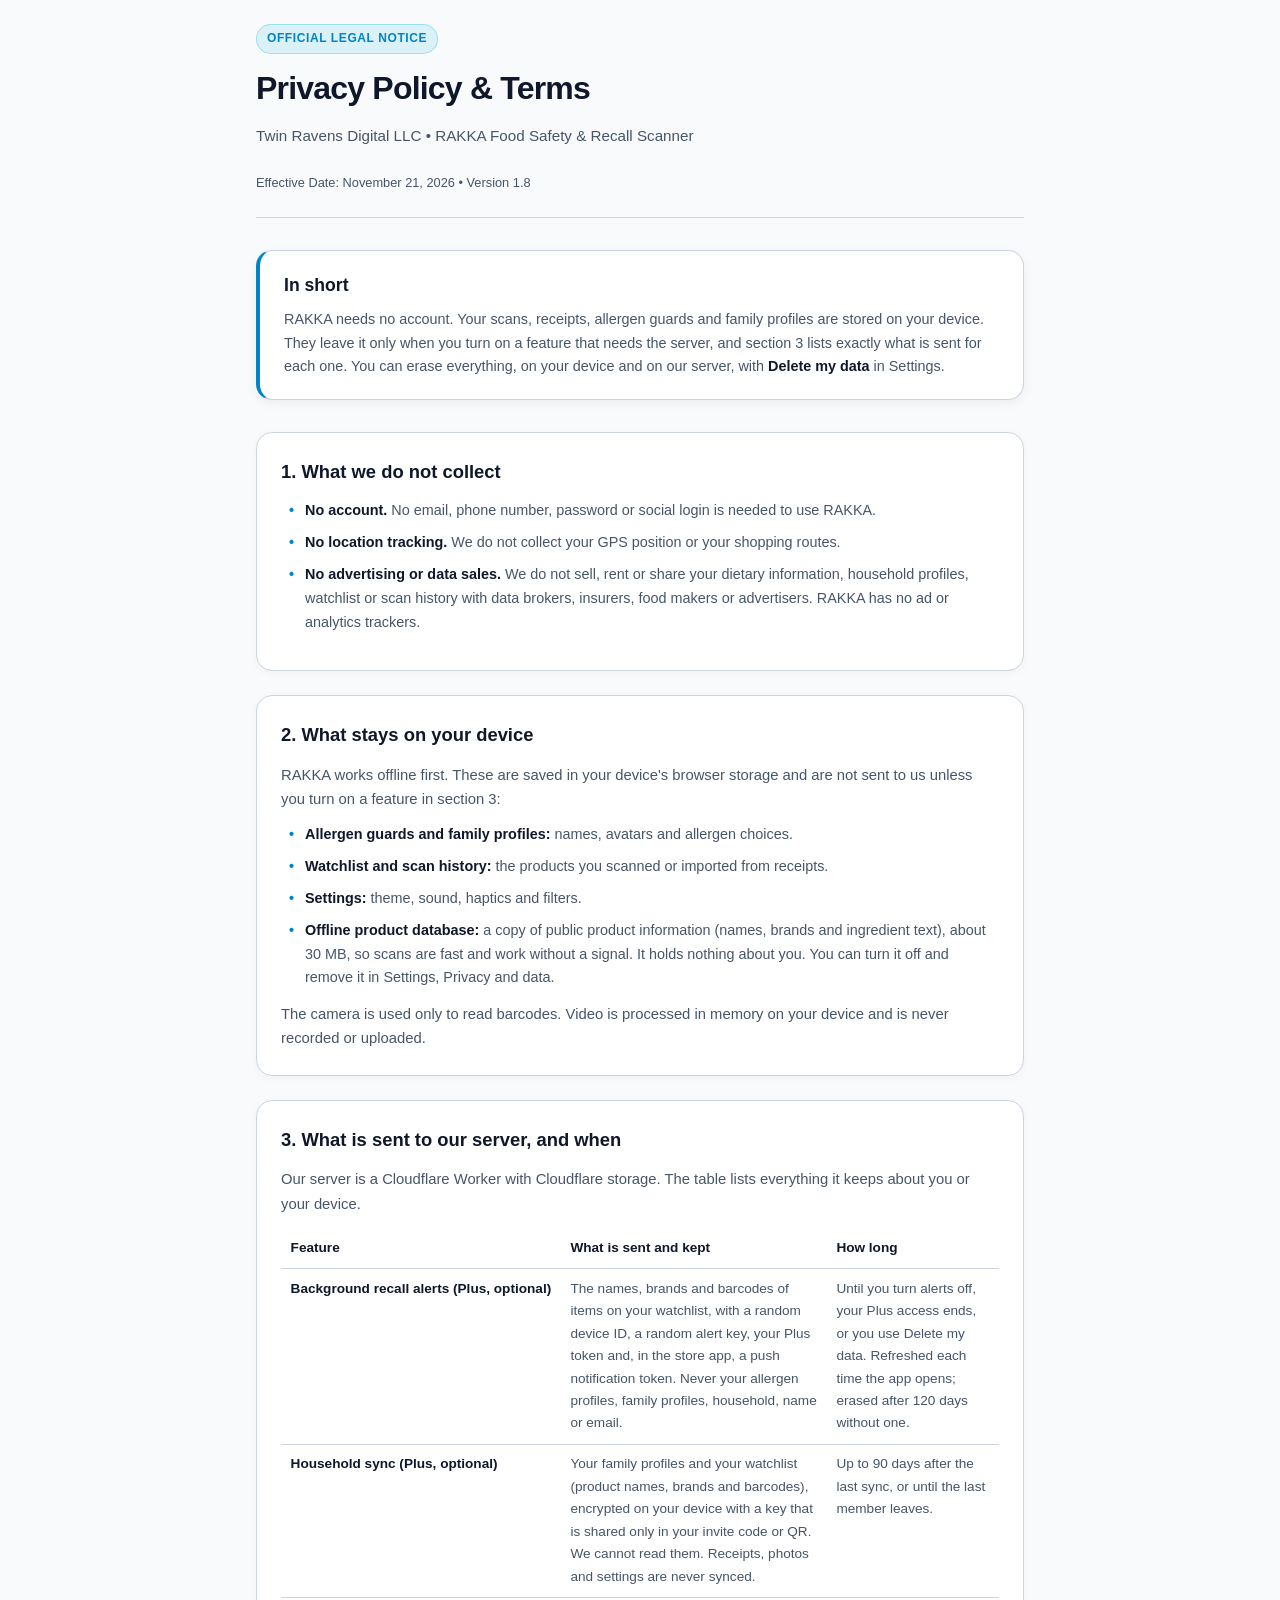
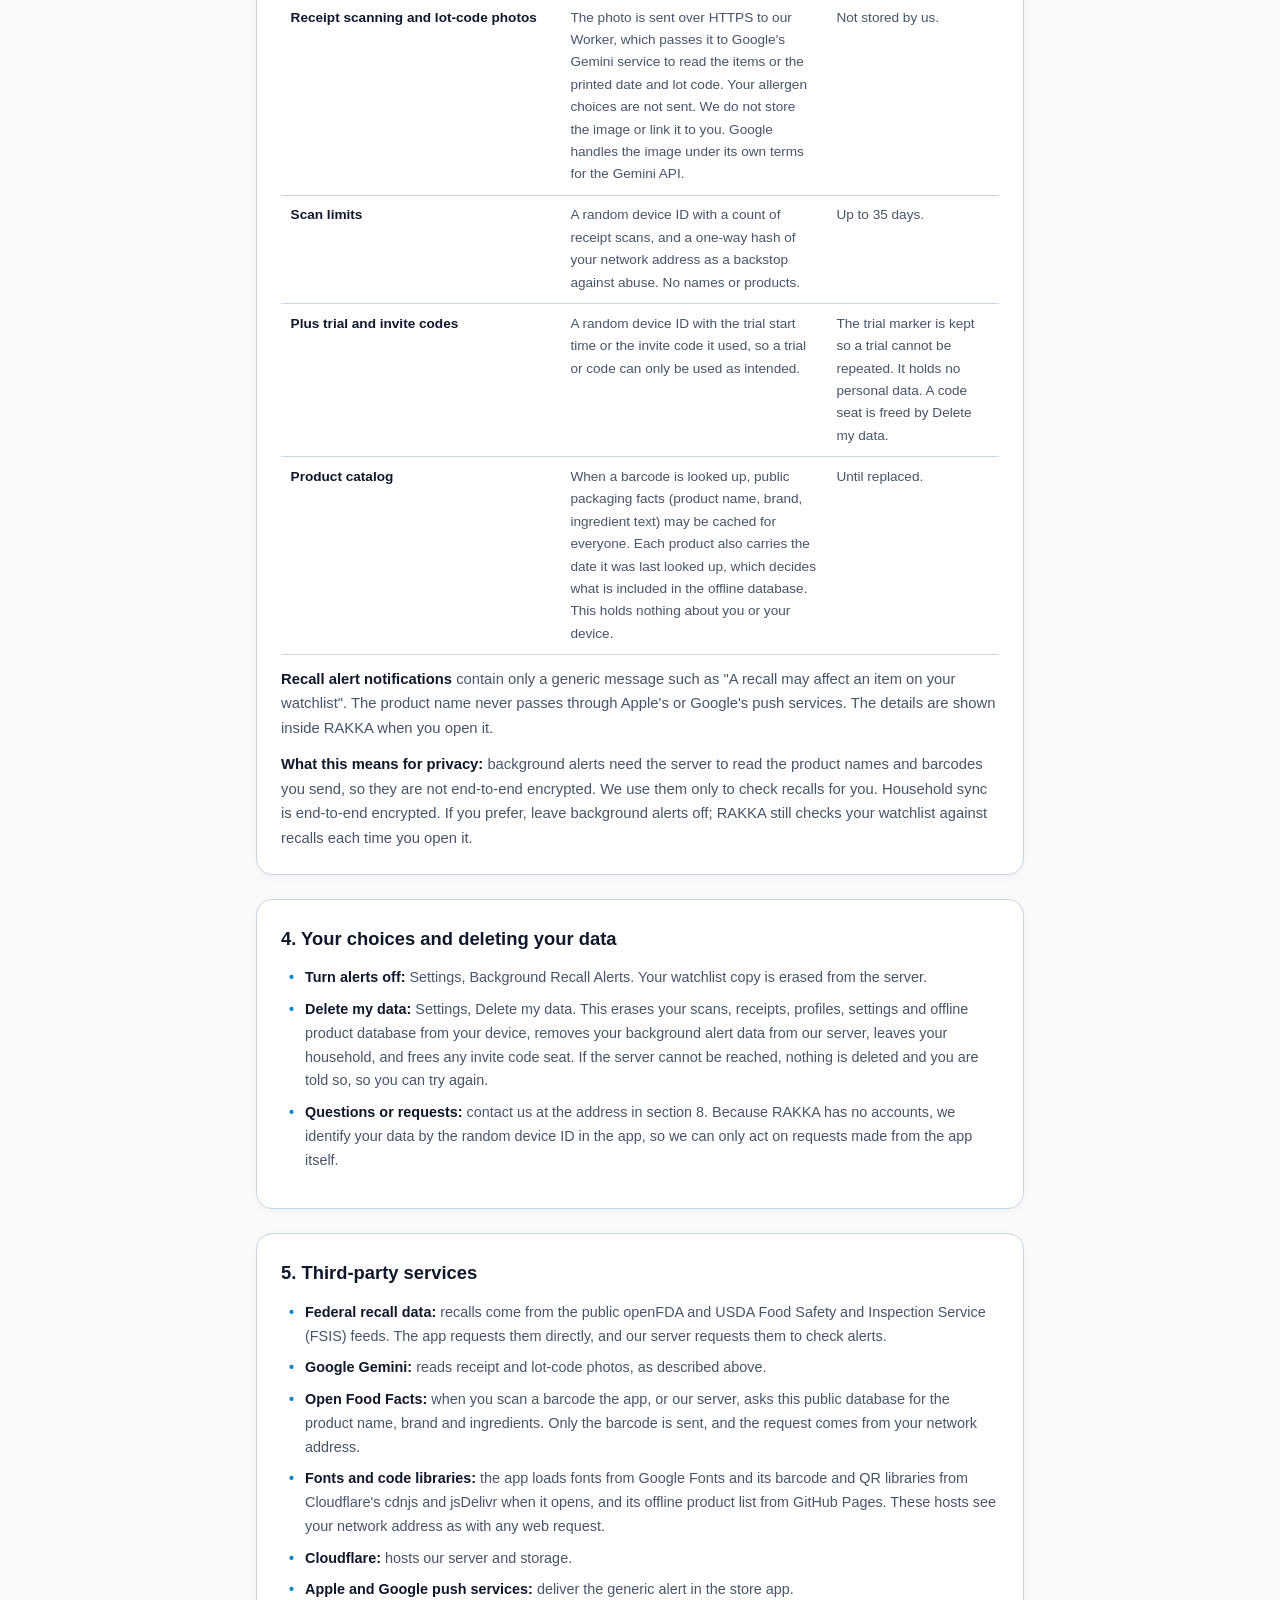
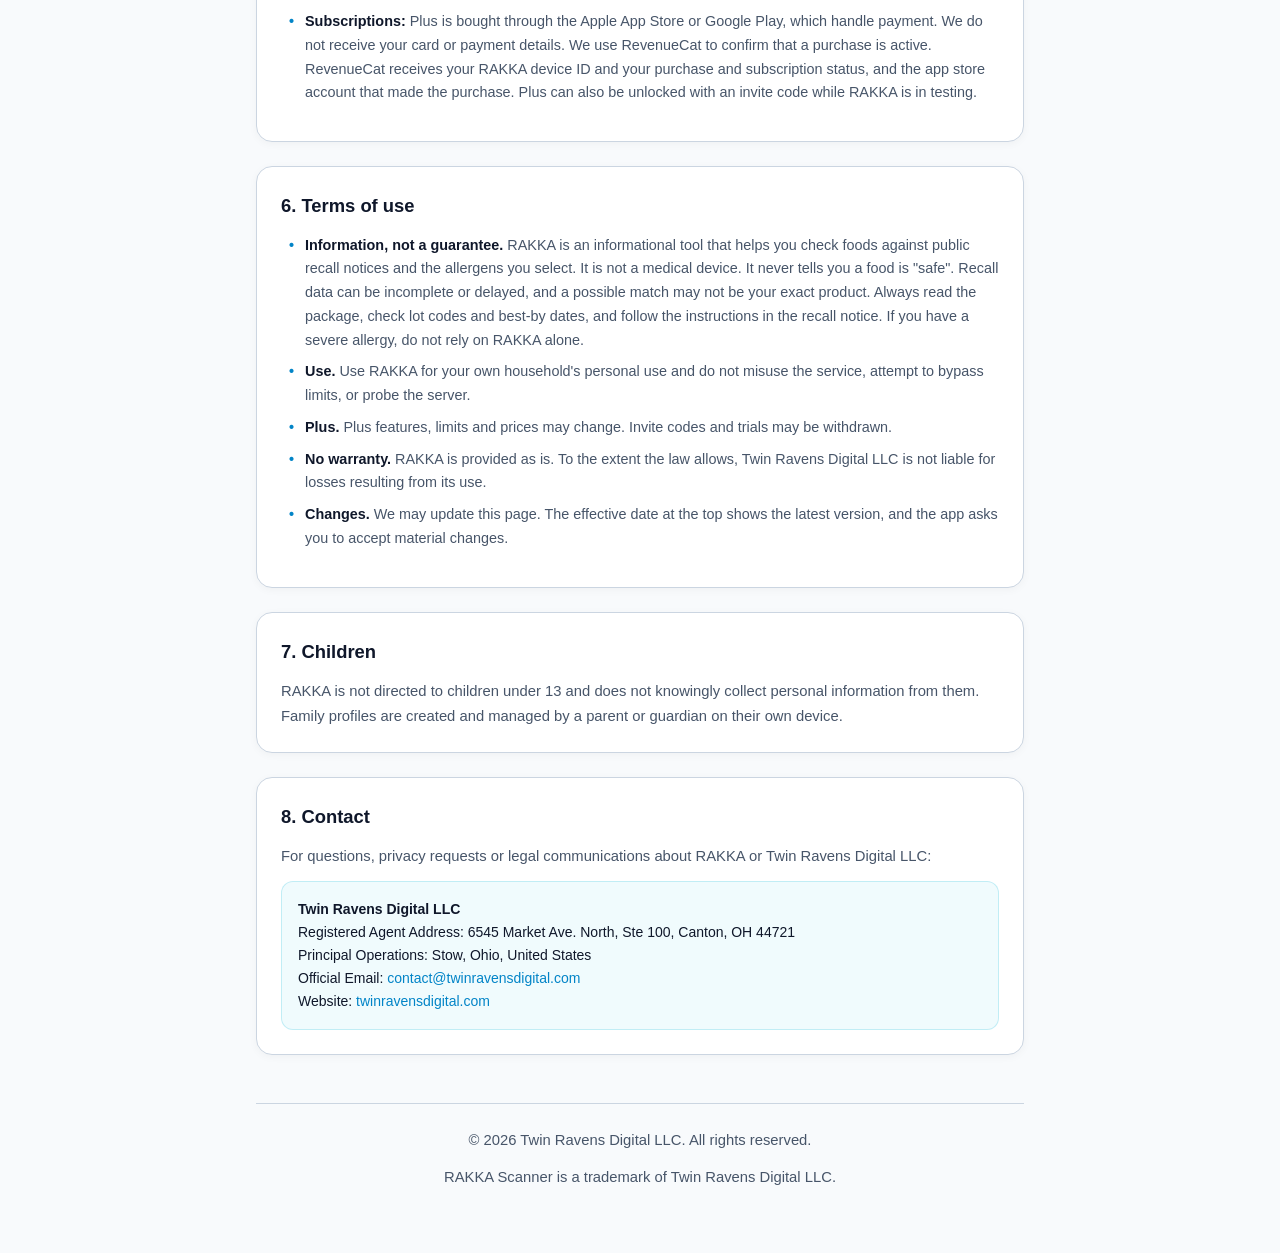
<file: privacy.html>
<!DOCTYPE html>
<html lang="en">
<head>
  <meta charset="UTF-8">
  <meta name="viewport" content="width=device-width, initial-scale=1.0">
  <title>Privacy Policy | Twin Ravens Digital LLC</title>
  <meta name="description" content="Privacy Policy and Terms for RAKKA Food Safety &amp; Recall Scanner by Twin Ravens Digital LLC. No accounts. Your data stays on your device unless you turn on an optional feature, and you can delete it all in the app.">
  <link rel="icon" type="image/png" href="/favicon.png">
  <style>
    :root {
      --bg: #020617;
      --card-bg: #0f172a;
      --border: #1e293b;
      --text: #f8fafc;
      --text-muted: #94a3b8;
      --accent: #06b6d4;
      --accent-grad: linear-gradient(135deg, #0891b2, #14b8a6);
      --gold: #f59e0b;
    }
    @media (prefers-color-scheme: light) {
      :root {
        --bg: #f8fafc;
        --card-bg: #ffffff;
        --border: #cbd5e1;
        --text: #0f172a;
        --text-muted: #475569;
        --accent: #0284c7;
        --accent-grad: linear-gradient(135deg, #0284c7, #0d9488);
        --gold: #d97706;
      }
    }
    * { box-sizing: border-box; margin: 0; padding: 0; }
    body {
      font-family: -apple-system, BlinkMacSystemFont, 'Segoe UI', Roboto, Helvetica, Arial, sans-serif;
      background: var(--bg);
      color: var(--text);
      line-height: 1.65;
      padding: 1.5rem 1rem 4rem;
    }
    .container {
      max-width: 768px;
      margin: 0 auto;
    }
    header {
      border-bottom: 1px solid var(--border);
      padding-bottom: 1.5rem;
      margin-bottom: 2rem;
      display: flex;
      flex-direction: column;
      gap: 0.5rem;
    }
    .badge {
      display: inline-flex;
      align-items: center;
      gap: 0.375rem;
      font-size: 0.75rem;
      font-weight: 700;
      text-transform: uppercase;
      letter-spacing: 0.05em;
      padding: 0.25rem 0.625rem;
      border-radius: 9999px;
      background: rgba(6, 182, 212, 0.12);
      color: var(--accent);
      border: 1px solid rgba(6, 182, 212, 0.3);
      width: fit-content;
    }
    h1 {
      font-size: 2rem;
      font-weight: 800;
      letter-spacing: -0.025em;
      color: var(--text);
    }
    .subtitle {
      font-size: 0.95rem;
      color: var(--text-muted);
    }
    .policy-meta {
      font-size: 0.8rem;
      color: var(--text-muted);
      margin-top: 0.25rem;
    }
    .summary-card {
      background: var(--card-bg);
      border: 1px solid var(--border);
      border-left: 4px solid var(--accent);
      border-radius: 1rem;
      padding: 1.25rem 1.5rem;
      margin-bottom: 2rem;
      box-shadow: 0 4px 12px rgba(0, 0, 0, 0.05);
    }
    .summary-card h2 {
      font-size: 1.1rem;
      font-weight: 700;
      margin-bottom: 0.5rem;
      color: var(--text);
    }
    .summary-card p {
      font-size: 0.9rem;
      color: var(--text-muted);
    }
    section {
      background: var(--card-bg);
      border: 1px solid var(--border);
      border-radius: 1rem;
      padding: 1.5rem;
      margin-bottom: 1.5rem;
      box-shadow: 0 2px 8px rgba(0, 0, 0, 0.04);
    }
    h2 {
      font-size: 1.15rem;
      font-weight: 700;
      color: var(--text);
      margin-bottom: 0.75rem;
      display: flex;
      align-items: center;
      gap: 0.5rem;
    }
    p {
      font-size: 0.925rem;
      color: var(--text-muted);
      margin-bottom: 0.75rem;
    }
    p:last-child { margin-bottom: 0; }
    strong { color: var(--text); }
    ul {
      list-style-type: none;
      padding-left: 0;
      margin: 0.75rem 0;
    }
    li {
      position: relative;
      padding-left: 1.5rem;
      font-size: 0.9rem;
      color: var(--text-muted);
      margin-bottom: 0.5rem;
    }
    li::before {
      content: "•";
      position: absolute;
      left: 0.5rem;
      color: var(--accent);
      font-weight: bold;
    }
    .contact-box {
      background: rgba(6, 182, 212, 0.06);
      border: 1px solid rgba(6, 182, 212, 0.2);
      border-radius: 0.75rem;
      padding: 1rem;
      margin-top: 0.75rem;
      font-size: 0.875rem;
    }
    footer {
      text-align: center;
      font-size: 0.8rem;
      color: var(--text-muted);
      margin-top: 3rem;
      border-top: 1px solid var(--border);
      padding-top: 1.5rem;
    }
    a {
      color: var(--accent);
      text-decoration: none;
    }
    a:hover {
      text-decoration: underline;
    }
    table { width: 100%; border-collapse: collapse; margin: 0.75rem 0; font-size: 0.85rem; }
    th, td { text-align: left; vertical-align: top; padding: 0.55rem 0.6rem; border-bottom: 1px solid var(--border); color: var(--text-muted); }
    th { color: var(--text); font-weight: 700; }
    td:first-child { color: var(--text); font-weight: 600; white-space: nowrap; }
    @media (max-width: 560px) { td:first-child { white-space: normal; } table { font-size: 0.8rem; } }
  </style>
</head>
<body>
  <div class="container">
    <header>
      <div class="badge">Official Legal Notice</div>
      <h1>Privacy Policy & Terms</h1>
      <p class="subtitle">Twin Ravens Digital LLC • RAKKA Food Safety & Recall Scanner</p>
      <p class="policy-meta">Effective Date: November 21, 2026 • Version 1.8</p>
    </header>

    <div class="summary-card">
      <h2>In short</h2>
      <p>RAKKA needs no account. Your scans, receipts, allergen guards and family profiles are stored on your device. They leave it only when you turn on a feature that needs the server, and section 3 lists exactly what is sent for each one. You can erase everything, on your device and on our server, with <strong>Delete my data</strong> in Settings.</p>
    </div>

    <section>
      <h2>1. What we do not collect</h2>
      <ul>
        <li><strong>No account.</strong> No email, phone number, password or social login is needed to use RAKKA.</li>
        <li><strong>No location tracking.</strong> We do not collect your GPS position or your shopping routes.</li>
        <li><strong>No advertising or data sales.</strong> We do not sell, rent or share your dietary information, household profiles, watchlist or scan history with data brokers, insurers, food makers or advertisers. RAKKA has no ad or analytics trackers.</li>
      </ul>
    </section>

    <section>
      <h2>2. What stays on your device</h2>
      <p>RAKKA works offline first. These are saved in your device's browser storage and are not sent to us unless you turn on a feature in section 3:</p>
      <ul>
        <li><strong>Allergen guards and family profiles:</strong> names, avatars and allergen choices.</li>
        <li><strong>Watchlist and scan history:</strong> the products you scanned or imported from receipts.</li>
        <li><strong>Settings:</strong> theme, sound, haptics and filters.</li>
        <li><strong>Offline product database:</strong> a copy of public product information (names, brands and ingredient text), about 30 MB, so scans are fast and work without a signal. It holds nothing about you. You can turn it off and remove it in Settings, Privacy and data.</li>
      </ul>
      <p>The camera is used only to read barcodes. Video is processed in memory on your device and is never recorded or uploaded.</p>
    </section>

    <section>
      <h2>3. What is sent to our server, and when</h2>
      <p>Our server is a Cloudflare Worker with Cloudflare storage. The table lists everything it keeps about you or your device.</p>
      <table>
        <thead><tr><th>Feature</th><th>What is sent and kept</th><th>How long</th></tr></thead>
        <tbody>
          <tr><td>Background recall alerts (Plus, optional)</td><td>The names, brands and barcodes of items on your watchlist, with a random device ID, a random alert key, your Plus token and, in the store app, a push notification token. Never your allergen profiles, family profiles, household, name or email.</td><td>Until you turn alerts off, your Plus access ends, or you use Delete my data. Refreshed each time the app opens; erased after 120 days without one.</td></tr>
          <tr><td>Household sync (Plus, optional)</td><td>Your family profiles and your watchlist (product names, brands and barcodes), encrypted on your device with a key that is shared only in your invite code or QR. We cannot read them. Receipts, photos and settings are never synced.</td><td>Up to 90 days after the last sync, or until the last member leaves.</td></tr>
          <tr><td>Receipt scanning and lot-code photos</td><td>The photo is sent over HTTPS to our Worker, which passes it to Google's Gemini service to read the items or the printed date and lot code. Your allergen choices are not sent. We do not store the image or link it to you. Google handles the image under its own terms for the Gemini API.</td><td>Not stored by us.</td></tr>
          <tr><td>Scan limits</td><td>A random device ID with a count of receipt scans, and a one-way hash of your network address as a backstop against abuse. No names or products.</td><td>Up to 35 days.</td></tr>
          <tr><td>Plus trial and invite codes</td><td>A random device ID with the trial start time or the invite code it used, so a trial or code can only be used as intended.</td><td>The trial marker is kept so a trial cannot be repeated. It holds no personal data. A code seat is freed by Delete my data.</td></tr>
          <tr><td>Product catalog</td><td>When a barcode is looked up, public packaging facts (product name, brand, ingredient text) may be cached for everyone. Each product also carries the date it was last looked up, which decides what is included in the offline database. This holds nothing about you or your device.</td><td>Until replaced.</td></tr>
        </tbody>
      </table>
      <p><strong>Recall alert notifications</strong> contain only a generic message such as "A recall may affect an item on your watchlist". The product name never passes through Apple's or Google's push services. The details are shown inside RAKKA when you open it.</p>
      <p><strong>What this means for privacy:</strong> background alerts need the server to read the product names and barcodes you send, so they are not end-to-end encrypted. We use them only to check recalls for you. Household sync is end-to-end encrypted. If you prefer, leave background alerts off; RAKKA still checks your watchlist against recalls each time you open it.</p>
    </section>

    <section>
      <h2>4. Your choices and deleting your data</h2>
      <ul>
        <li><strong>Turn alerts off:</strong> Settings, Background Recall Alerts. Your watchlist copy is erased from the server.</li>
        <li><strong>Delete my data:</strong> Settings, Delete my data. This erases your scans, receipts, profiles, settings and offline product database from your device, removes your background alert data from our server, leaves your household, and frees any invite code seat. If the server cannot be reached, nothing is deleted and you are told so, so you can try again.</li>
        <li><strong>Questions or requests:</strong> contact us at the address in section 8. Because RAKKA has no accounts, we identify your data by the random device ID in the app, so we can only act on requests made from the app itself.</li>
      </ul>
    </section>

    <section>
      <h2>5. Third-party services</h2>
      <ul>
        <li><strong>Federal recall data:</strong> recalls come from the public openFDA and USDA Food Safety and Inspection Service (FSIS) feeds. The app requests them directly, and our server requests them to check alerts.</li>
        <li><strong>Google Gemini:</strong> reads receipt and lot-code photos, as described above.</li>
        <li><strong>Open Food Facts:</strong> when you scan a barcode the app, or our server, asks this public database for the product name, brand and ingredients. Only the barcode is sent, and the request comes from your network address.</li>
        <li><strong>Fonts and code libraries:</strong> the app loads fonts from Google Fonts and its barcode and QR libraries from Cloudflare's cdnjs and jsDelivr when it opens, and its offline product list from GitHub Pages. These hosts see your network address as with any web request.</li>
        <li><strong>Cloudflare:</strong> hosts our server and storage.</li>
        <li><strong>Apple and Google push services:</strong> deliver the generic alert in the store app.</li>
        <li><strong>Subscriptions:</strong> Plus is bought through the Apple App Store or Google Play, which handle payment. We do not receive your card or payment details. We use RevenueCat to confirm that a purchase is active. RevenueCat receives your RAKKA device ID and your purchase and subscription status, and the app store account that made the purchase. Plus can also be unlocked with an invite code while RAKKA is in testing.</li>
      </ul>
    </section>

    <section>
      <h2>6. Terms of use</h2>
      <ul>
        <li><strong>Information, not a guarantee.</strong> RAKKA is an informational tool that helps you check foods against public recall notices and the allergens you select. It is not a medical device. It never tells you a food is "safe". Recall data can be incomplete or delayed, and a possible match may not be your exact product. Always read the package, check lot codes and best-by dates, and follow the instructions in the recall notice. If you have a severe allergy, do not rely on RAKKA alone.</li>
        <li><strong>Use.</strong> Use RAKKA for your own household's personal use and do not misuse the service, attempt to bypass limits, or probe the server.</li>
        <li><strong>Plus.</strong> Plus features, limits and prices may change. Invite codes and trials may be withdrawn.</li>
        <li><strong>No warranty.</strong> RAKKA is provided as is. To the extent the law allows, Twin Ravens Digital LLC is not liable for losses resulting from its use.</li>
        <li><strong>Changes.</strong> We may update this page. The effective date at the top shows the latest version, and the app asks you to accept material changes.</li>
      </ul>
    </section>

    <section>
      <h2>7. Children</h2>
      <p>RAKKA is not directed to children under 13 and does not knowingly collect personal information from them. Family profiles are created and managed by a parent or guardian on their own device.</p>
    </section>

    <section>
      <h2>8. Contact</h2>
      <p>For questions, privacy requests or legal communications about RAKKA or Twin Ravens Digital LLC:</p>
      <div class="contact-box">
        <strong>Twin Ravens Digital LLC</strong><br>
        Registered Agent Address: 6545 Market Ave. North, Ste 100, Canton, OH 44721<br>
        Principal Operations: Stow, Ohio, United States<br>
        Official Email: <a href="mailto:contact@twinravensdigital.com">contact@twinravensdigital.com</a><br>
        Website: <a href="https://twinravensdigital.com" target="_blank" rel="noopener">twinravensdigital.com</a>
      </div>
    </section>

    <footer>
      <p>&copy; 2026 Twin Ravens Digital LLC. All rights reserved.</p>
      <p>RAKKA Scanner is a trademark of Twin Ravens Digital LLC.</p>
    </footer>
  </div>
</body>
</html>
</file>
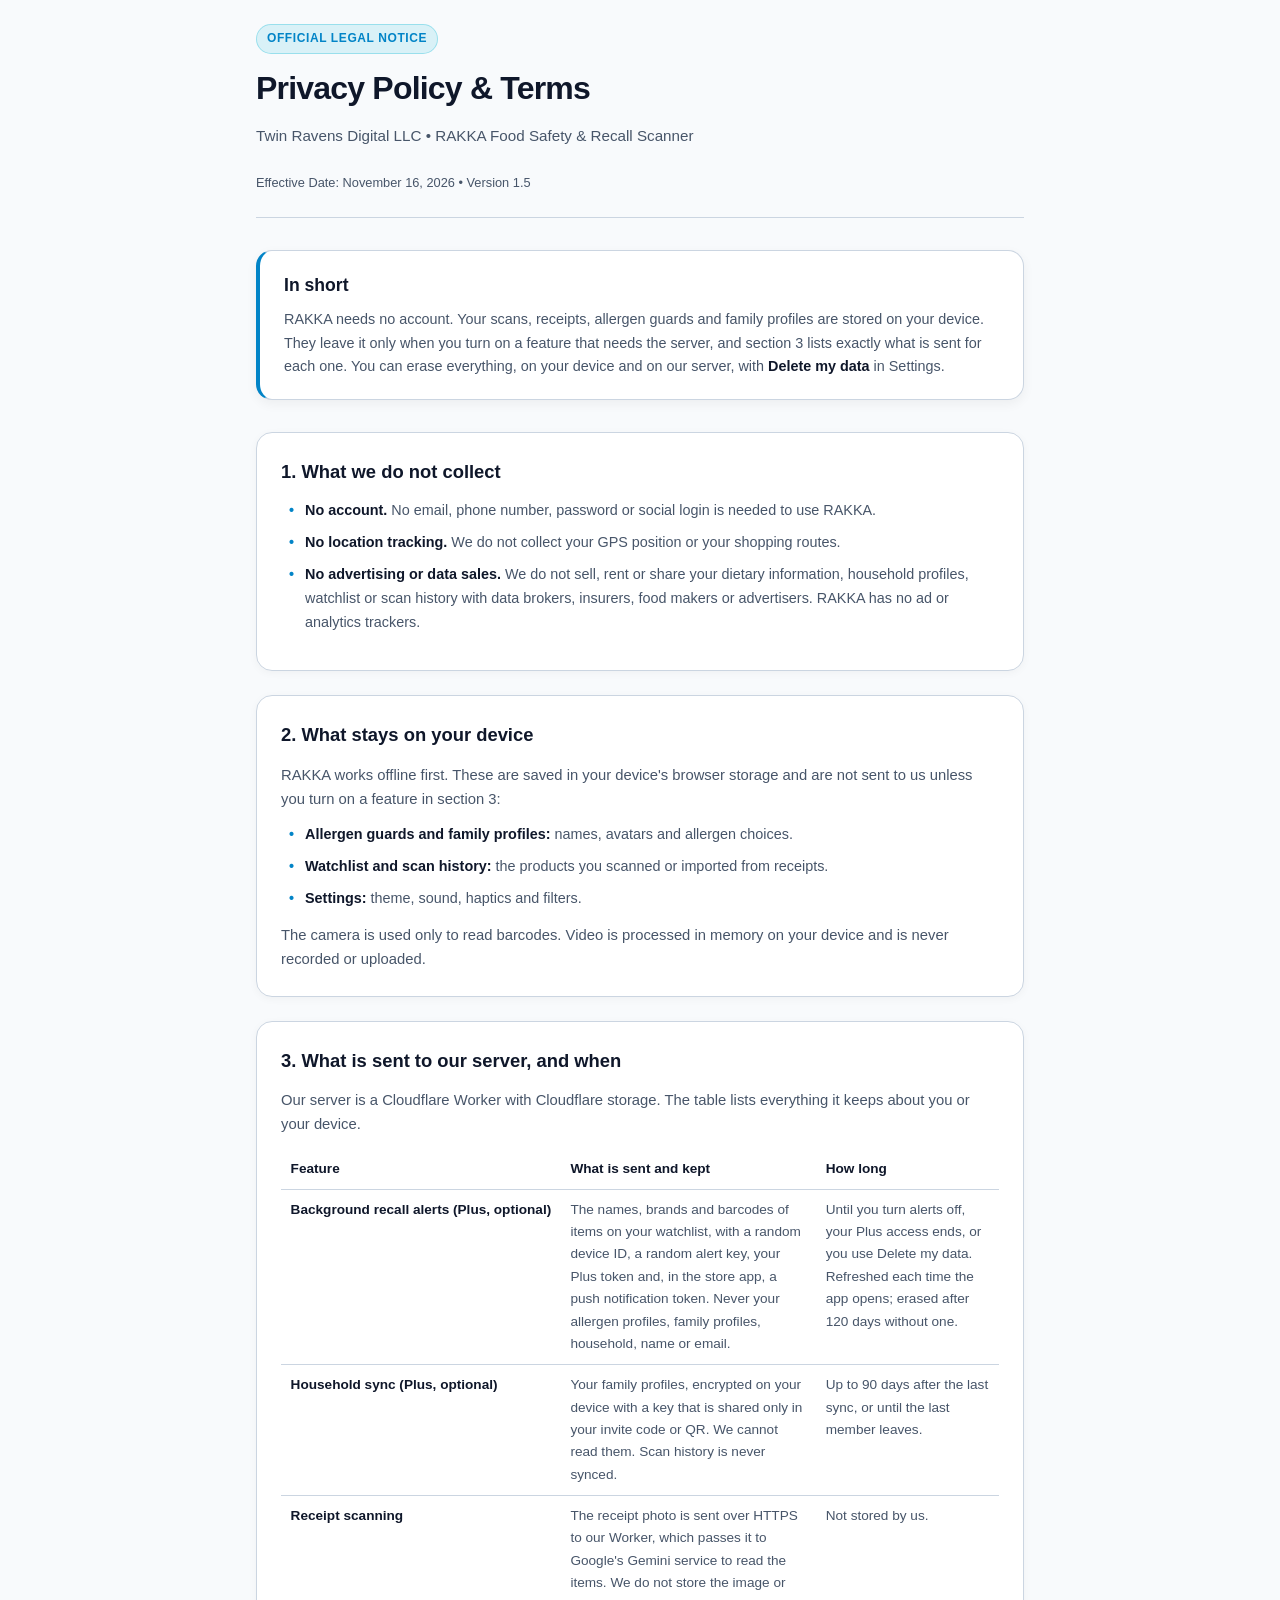
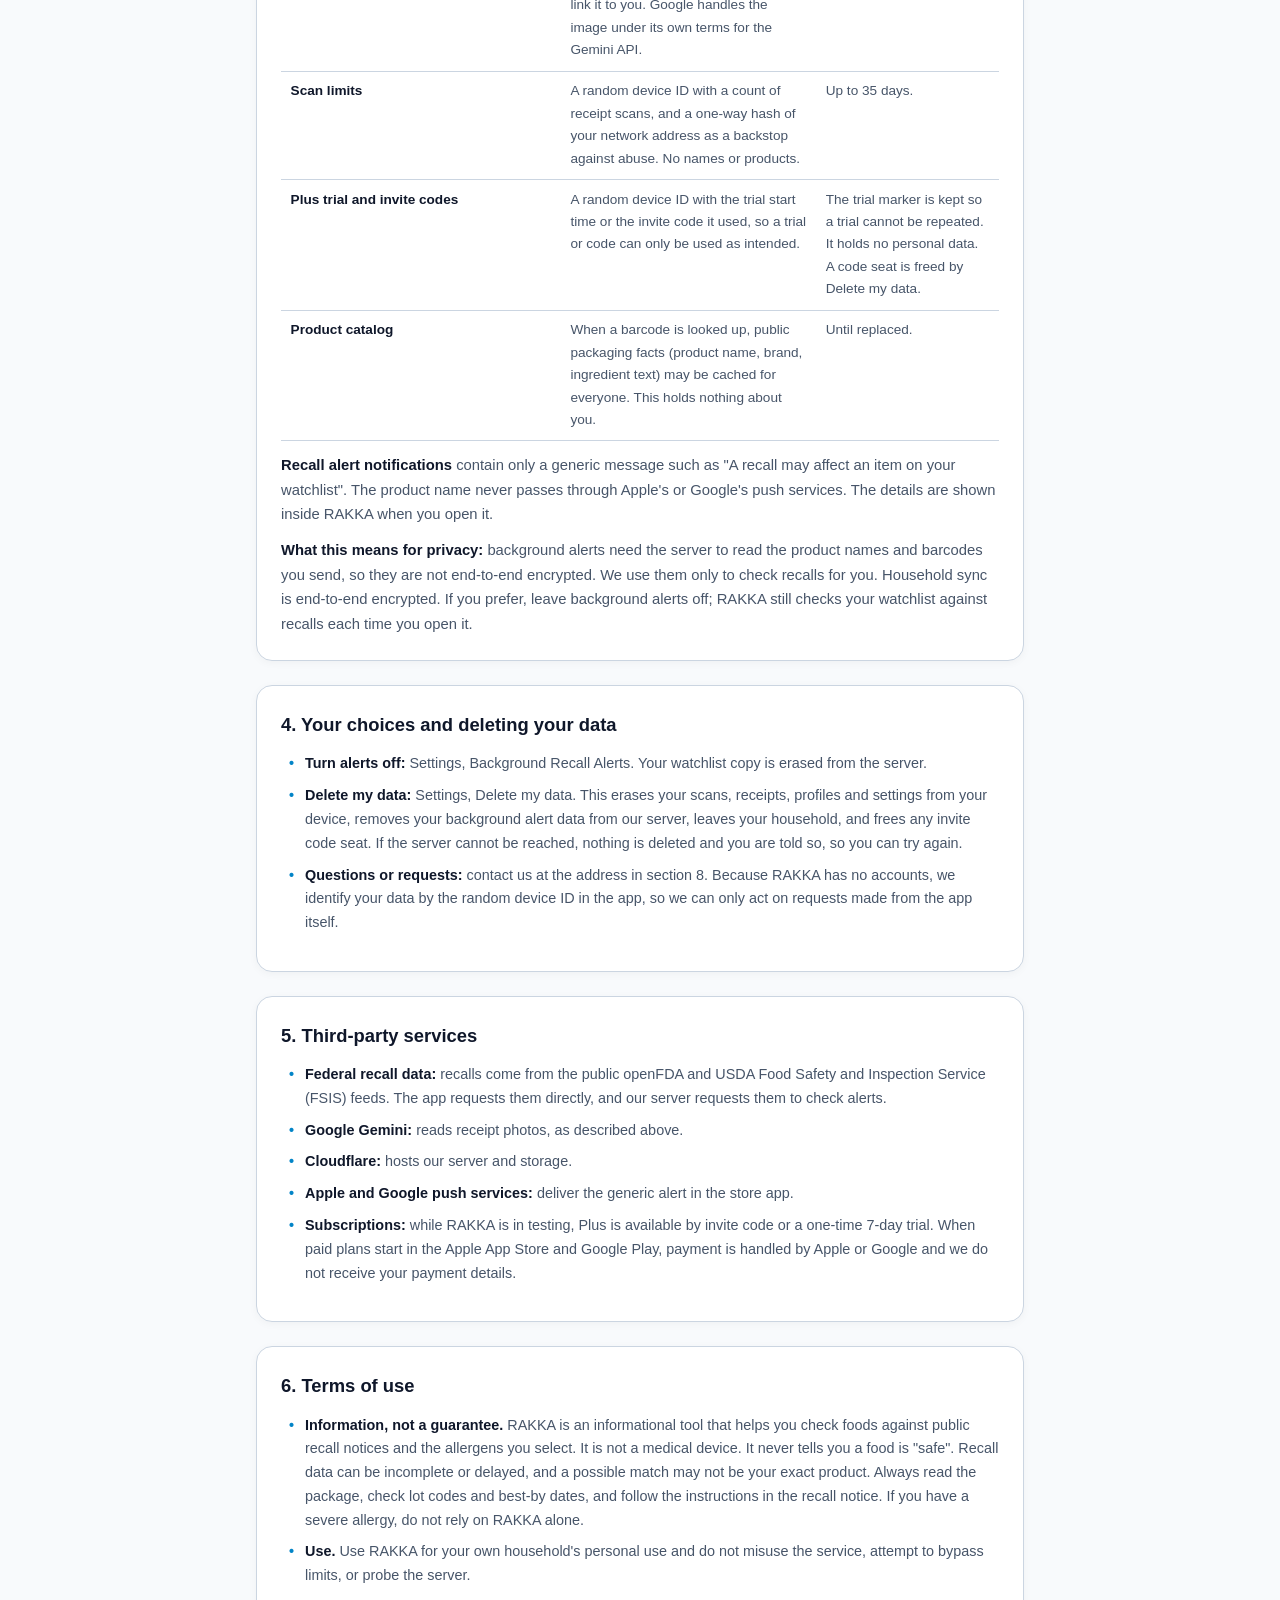
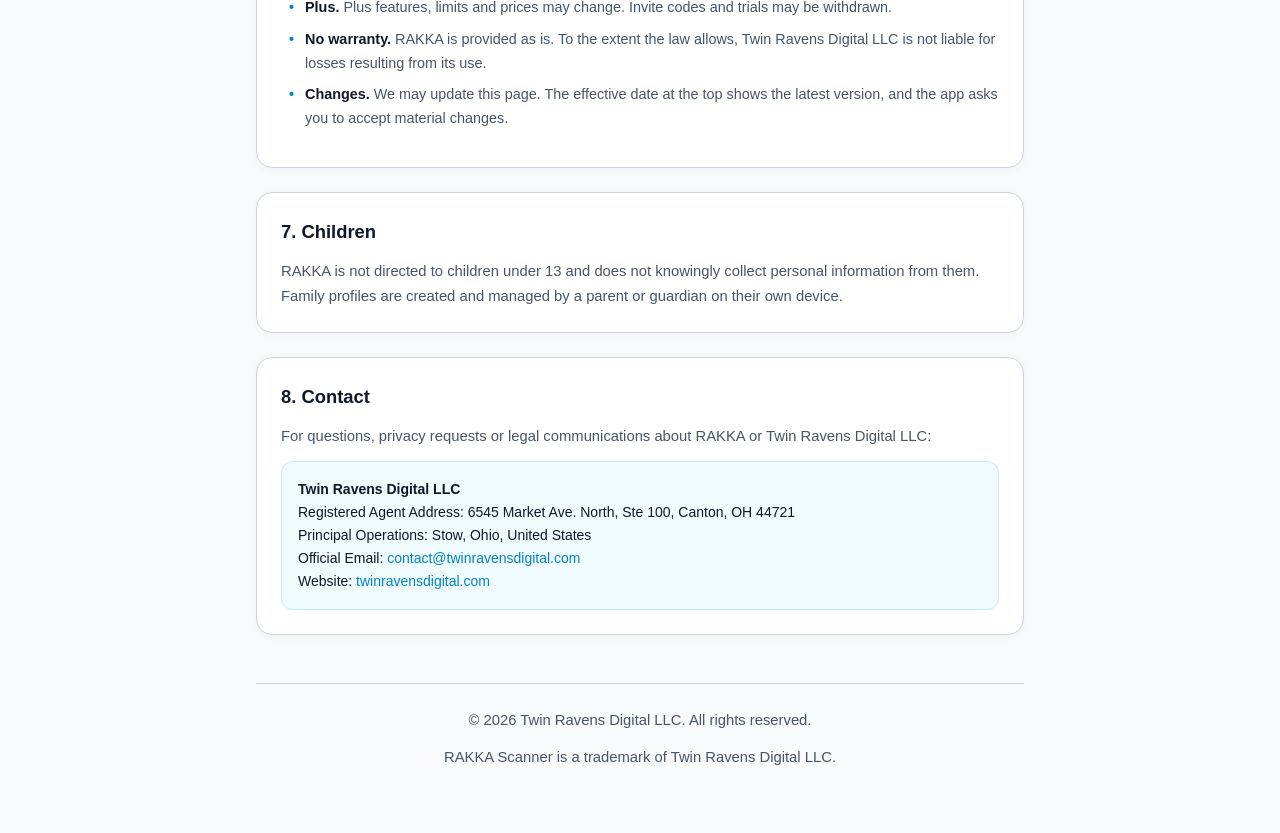
<file: rakka-stage15/privacy.html>
<!DOCTYPE html>
<html lang="en">
<head>
  <meta charset="UTF-8">
  <meta name="viewport" content="width=device-width, initial-scale=1.0">
  <title>Privacy Policy | Twin Ravens Digital LLC</title>
  <meta name="description" content="Privacy Policy and Terms for RAKKA Food Safety &amp; Recall Scanner by Twin Ravens Digital LLC. No accounts. Your data stays on your device unless you turn on an optional feature, and you can delete it all in the app.">
  <link rel="icon" type="image/png" href="/favicon.png">
  <style>
    :root {
      --bg: #020617;
      --card-bg: #0f172a;
      --border: #1e293b;
      --text: #f8fafc;
      --text-muted: #94a3b8;
      --accent: #06b6d4;
      --accent-grad: linear-gradient(135deg, #0891b2, #14b8a6);
      --gold: #f59e0b;
    }
    @media (prefers-color-scheme: light) {
      :root {
        --bg: #f8fafc;
        --card-bg: #ffffff;
        --border: #cbd5e1;
        --text: #0f172a;
        --text-muted: #475569;
        --accent: #0284c7;
        --accent-grad: linear-gradient(135deg, #0284c7, #0d9488);
        --gold: #d97706;
      }
    }
    * { box-sizing: border-box; margin: 0; padding: 0; }
    body {
      font-family: -apple-system, BlinkMacSystemFont, 'Segoe UI', Roboto, Helvetica, Arial, sans-serif;
      background: var(--bg);
      color: var(--text);
      line-height: 1.65;
      padding: 1.5rem 1rem 4rem;
    }
    .container {
      max-width: 768px;
      margin: 0 auto;
    }
    header {
      border-bottom: 1px solid var(--border);
      padding-bottom: 1.5rem;
      margin-bottom: 2rem;
      display: flex;
      flex-direction: column;
      gap: 0.5rem;
    }
    .badge {
      display: inline-flex;
      align-items: center;
      gap: 0.375rem;
      font-size: 0.75rem;
      font-weight: 700;
      text-transform: uppercase;
      letter-spacing: 0.05em;
      padding: 0.25rem 0.625rem;
      border-radius: 9999px;
      background: rgba(6, 182, 212, 0.12);
      color: var(--accent);
      border: 1px solid rgba(6, 182, 212, 0.3);
      width: fit-content;
    }
    h1 {
      font-size: 2rem;
      font-weight: 800;
      letter-spacing: -0.025em;
      color: var(--text);
    }
    .subtitle {
      font-size: 0.95rem;
      color: var(--text-muted);
    }
    .policy-meta {
      font-size: 0.8rem;
      color: var(--text-muted);
      margin-top: 0.25rem;
    }
    .summary-card {
      background: var(--card-bg);
      border: 1px solid var(--border);
      border-left: 4px solid var(--accent);
      border-radius: 1rem;
      padding: 1.25rem 1.5rem;
      margin-bottom: 2rem;
      box-shadow: 0 4px 12px rgba(0, 0, 0, 0.05);
    }
    .summary-card h2 {
      font-size: 1.1rem;
      font-weight: 700;
      margin-bottom: 0.5rem;
      color: var(--text);
    }
    .summary-card p {
      font-size: 0.9rem;
      color: var(--text-muted);
    }
    section {
      background: var(--card-bg);
      border: 1px solid var(--border);
      border-radius: 1rem;
      padding: 1.5rem;
      margin-bottom: 1.5rem;
      box-shadow: 0 2px 8px rgba(0, 0, 0, 0.04);
    }
    h2 {
      font-size: 1.15rem;
      font-weight: 700;
      color: var(--text);
      margin-bottom: 0.75rem;
      display: flex;
      align-items: center;
      gap: 0.5rem;
    }
    p {
      font-size: 0.925rem;
      color: var(--text-muted);
      margin-bottom: 0.75rem;
    }
    p:last-child { margin-bottom: 0; }
    strong { color: var(--text); }
    ul {
      list-style-type: none;
      padding-left: 0;
      margin: 0.75rem 0;
    }
    li {
      position: relative;
      padding-left: 1.5rem;
      font-size: 0.9rem;
      color: var(--text-muted);
      margin-bottom: 0.5rem;
    }
    li::before {
      content: "•";
      position: absolute;
      left: 0.5rem;
      color: var(--accent);
      font-weight: bold;
    }
    .contact-box {
      background: rgba(6, 182, 212, 0.06);
      border: 1px solid rgba(6, 182, 212, 0.2);
      border-radius: 0.75rem;
      padding: 1rem;
      margin-top: 0.75rem;
      font-size: 0.875rem;
    }
    footer {
      text-align: center;
      font-size: 0.8rem;
      color: var(--text-muted);
      margin-top: 3rem;
      border-top: 1px solid var(--border);
      padding-top: 1.5rem;
    }
    a {
      color: var(--accent);
      text-decoration: none;
    }
    a:hover {
      text-decoration: underline;
    }
    table { width: 100%; border-collapse: collapse; margin: 0.75rem 0; font-size: 0.85rem; }
    th, td { text-align: left; vertical-align: top; padding: 0.55rem 0.6rem; border-bottom: 1px solid var(--border); color: var(--text-muted); }
    th { color: var(--text); font-weight: 700; }
    td:first-child { color: var(--text); font-weight: 600; white-space: nowrap; }
    @media (max-width: 560px) { td:first-child { white-space: normal; } table { font-size: 0.8rem; } }
  </style>
</head>
<body>
  <div class="container">
    <header>
      <div class="badge">Official Legal Notice</div>
      <h1>Privacy Policy & Terms</h1>
      <p class="subtitle">Twin Ravens Digital LLC • RAKKA Food Safety & Recall Scanner</p>
      <p class="policy-meta">Effective Date: November 16, 2026 • Version 1.5</p>
    </header>

    <div class="summary-card">
      <h2>In short</h2>
      <p>RAKKA needs no account. Your scans, receipts, allergen guards and family profiles are stored on your device. They leave it only when you turn on a feature that needs the server, and section 3 lists exactly what is sent for each one. You can erase everything, on your device and on our server, with <strong>Delete my data</strong> in Settings.</p>
    </div>

    <section>
      <h2>1. What we do not collect</h2>
      <ul>
        <li><strong>No account.</strong> No email, phone number, password or social login is needed to use RAKKA.</li>
        <li><strong>No location tracking.</strong> We do not collect your GPS position or your shopping routes.</li>
        <li><strong>No advertising or data sales.</strong> We do not sell, rent or share your dietary information, household profiles, watchlist or scan history with data brokers, insurers, food makers or advertisers. RAKKA has no ad or analytics trackers.</li>
      </ul>
    </section>

    <section>
      <h2>2. What stays on your device</h2>
      <p>RAKKA works offline first. These are saved in your device's browser storage and are not sent to us unless you turn on a feature in section 3:</p>
      <ul>
        <li><strong>Allergen guards and family profiles:</strong> names, avatars and allergen choices.</li>
        <li><strong>Watchlist and scan history:</strong> the products you scanned or imported from receipts.</li>
        <li><strong>Settings:</strong> theme, sound, haptics and filters.</li>
      </ul>
      <p>The camera is used only to read barcodes. Video is processed in memory on your device and is never recorded or uploaded.</p>
    </section>

    <section>
      <h2>3. What is sent to our server, and when</h2>
      <p>Our server is a Cloudflare Worker with Cloudflare storage. The table lists everything it keeps about you or your device.</p>
      <table>
        <thead><tr><th>Feature</th><th>What is sent and kept</th><th>How long</th></tr></thead>
        <tbody>
          <tr><td>Background recall alerts (Plus, optional)</td><td>The names, brands and barcodes of items on your watchlist, with a random device ID, a random alert key, your Plus token and, in the store app, a push notification token. Never your allergen profiles, family profiles, household, name or email.</td><td>Until you turn alerts off, your Plus access ends, or you use Delete my data. Refreshed each time the app opens; erased after 120 days without one.</td></tr>
          <tr><td>Household sync (Plus, optional)</td><td>Your family profiles, encrypted on your device with a key that is shared only in your invite code or QR. We cannot read them. Scan history is never synced.</td><td>Up to 90 days after the last sync, or until the last member leaves.</td></tr>
          <tr><td>Receipt scanning</td><td>The receipt photo is sent over HTTPS to our Worker, which passes it to Google's Gemini service to read the items. We do not store the image or link it to you. Google handles the image under its own terms for the Gemini API.</td><td>Not stored by us.</td></tr>
          <tr><td>Scan limits</td><td>A random device ID with a count of receipt scans, and a one-way hash of your network address as a backstop against abuse. No names or products.</td><td>Up to 35 days.</td></tr>
          <tr><td>Plus trial and invite codes</td><td>A random device ID with the trial start time or the invite code it used, so a trial or code can only be used as intended.</td><td>The trial marker is kept so a trial cannot be repeated. It holds no personal data. A code seat is freed by Delete my data.</td></tr>
          <tr><td>Product catalog</td><td>When a barcode is looked up, public packaging facts (product name, brand, ingredient text) may be cached for everyone. This holds nothing about you.</td><td>Until replaced.</td></tr>
        </tbody>
      </table>
      <p><strong>Recall alert notifications</strong> contain only a generic message such as "A recall may affect an item on your watchlist". The product name never passes through Apple's or Google's push services. The details are shown inside RAKKA when you open it.</p>
      <p><strong>What this means for privacy:</strong> background alerts need the server to read the product names and barcodes you send, so they are not end-to-end encrypted. We use them only to check recalls for you. Household sync is end-to-end encrypted. If you prefer, leave background alerts off; RAKKA still checks your watchlist against recalls each time you open it.</p>
    </section>

    <section>
      <h2>4. Your choices and deleting your data</h2>
      <ul>
        <li><strong>Turn alerts off:</strong> Settings, Background Recall Alerts. Your watchlist copy is erased from the server.</li>
        <li><strong>Delete my data:</strong> Settings, Delete my data. This erases your scans, receipts, profiles and settings from your device, removes your background alert data from our server, leaves your household, and frees any invite code seat. If the server cannot be reached, nothing is deleted and you are told so, so you can try again.</li>
        <li><strong>Questions or requests:</strong> contact us at the address in section 8. Because RAKKA has no accounts, we identify your data by the random device ID in the app, so we can only act on requests made from the app itself.</li>
      </ul>
    </section>

    <section>
      <h2>5. Third-party services</h2>
      <ul>
        <li><strong>Federal recall data:</strong> recalls come from the public openFDA and USDA Food Safety and Inspection Service (FSIS) feeds. The app requests them directly, and our server requests them to check alerts.</li>
        <li><strong>Google Gemini:</strong> reads receipt photos, as described above.</li>
        <li><strong>Cloudflare:</strong> hosts our server and storage.</li>
        <li><strong>Apple and Google push services:</strong> deliver the generic alert in the store app.</li>
        <li><strong>Subscriptions:</strong> while RAKKA is in testing, Plus is available by invite code or a one-time 7-day trial. When paid plans start in the Apple App Store and Google Play, payment is handled by Apple or Google and we do not receive your payment details.</li>
      </ul>
    </section>

    <section>
      <h2>6. Terms of use</h2>
      <ul>
        <li><strong>Information, not a guarantee.</strong> RAKKA is an informational tool that helps you check foods against public recall notices and the allergens you select. It is not a medical device. It never tells you a food is "safe". Recall data can be incomplete or delayed, and a possible match may not be your exact product. Always read the package, check lot codes and best-by dates, and follow the instructions in the recall notice. If you have a severe allergy, do not rely on RAKKA alone.</li>
        <li><strong>Use.</strong> Use RAKKA for your own household's personal use and do not misuse the service, attempt to bypass limits, or probe the server.</li>
        <li><strong>Plus.</strong> Plus features, limits and prices may change. Invite codes and trials may be withdrawn.</li>
        <li><strong>No warranty.</strong> RAKKA is provided as is. To the extent the law allows, Twin Ravens Digital LLC is not liable for losses resulting from its use.</li>
        <li><strong>Changes.</strong> We may update this page. The effective date at the top shows the latest version, and the app asks you to accept material changes.</li>
      </ul>
    </section>

    <section>
      <h2>7. Children</h2>
      <p>RAKKA is not directed to children under 13 and does not knowingly collect personal information from them. Family profiles are created and managed by a parent or guardian on their own device.</p>
    </section>

    <section>
      <h2>8. Contact</h2>
      <p>For questions, privacy requests or legal communications about RAKKA or Twin Ravens Digital LLC:</p>
      <div class="contact-box">
        <strong>Twin Ravens Digital LLC</strong><br>
        Registered Agent Address: 6545 Market Ave. North, Ste 100, Canton, OH 44721<br>
        Principal Operations: Stow, Ohio, United States<br>
        Official Email: <a href="mailto:contact@twinravensdigital.com">contact@twinravensdigital.com</a><br>
        Website: <a href="https://twinravensdigital.com" target="_blank" rel="noopener">twinravensdigital.com</a>
      </div>
    </section>

    <footer>
      <p>&copy; 2026 Twin Ravens Digital LLC. All rights reserved.</p>
      <p>RAKKA Scanner is a trademark of Twin Ravens Digital LLC.</p>
    </footer>
  </div>
</body>
</html>
</file>
